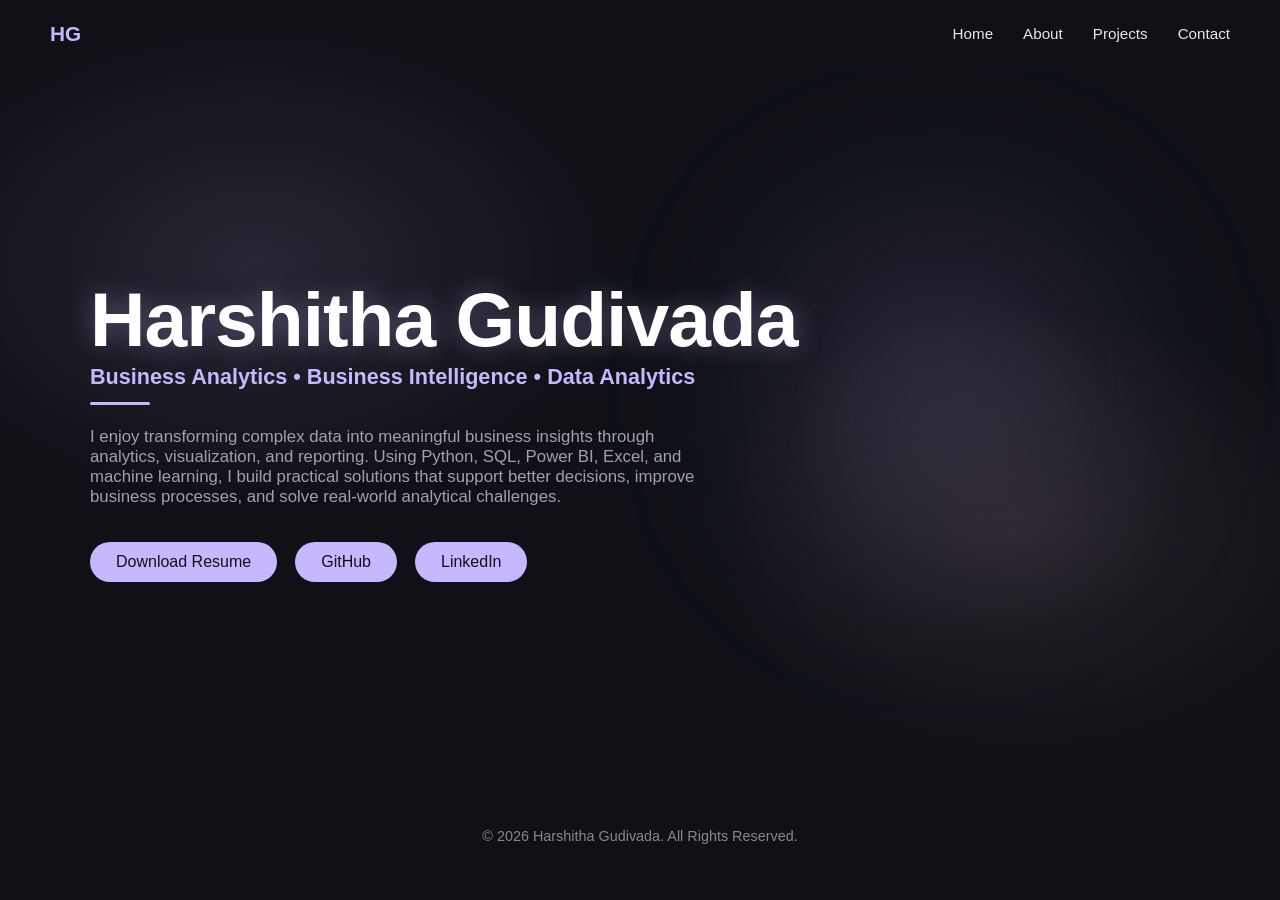
<file: index.html>
<!DOCTYPE html>
<html lang="en">

<head>
    <meta charset="UTF-8">
    <meta name="viewport" content="width=device-width, initial-scale=1.0">

    <title>Harshitha Gudivada | Portfolio</title> 
 
    <link rel="stylesheet" href="css/style.css"> 
</head>

<body>

    <!-- Navigation -->
    <nav class="navbar">

        <div class="logo">HG</div>

        <ul class="nav-links">
            <li><a href="index.html" class="active">Home</a></li>
            <li><a href="about.html">About</a></li>
            <li><a href="projects.html">Projects</a></li>
            <li><a href="contact.html">Contact</a></li>
        </ul>

    </nav>

    <!-- Hero Section -->
    <section class="hero">

        <h1>Harshitha Gudivada</h1>

        <h2>Business Analytics • Business Intelligence • Data Analytics</h2>

        <div class="accent-line"></div>

        <p>
            I enjoy transforming complex data into meaningful business insights through analytics,
            visualization, and reporting. Using Python, SQL, Power BI, Excel, and machine learning,
            I build practical solutions that support better decisions, improve business processes,
            and solve real-world analytical challenges.
        </p>

        <div class="hero-buttons">

            <a href="RESUMEMAIN.pdf" target="_blank" class="btn">
                Download Resume
            </a>

            <a href="https://github.com/harshithaaa71" target="_blank" class="btn">
                GitHub
            </a>

             <a href="https://www.linkedin.com/in/harshitha-gudivada-8935a4422/" target="_blank" class="btn">
                LinkedIn
            </a>

        </div> 

    </section>

    <!-- Footer -->
    <footer class="footer">
        <p>© 2026 Harshitha Gudivada. All Rights Reserved.</p>
    </footer>

</body>

</html>
</file>
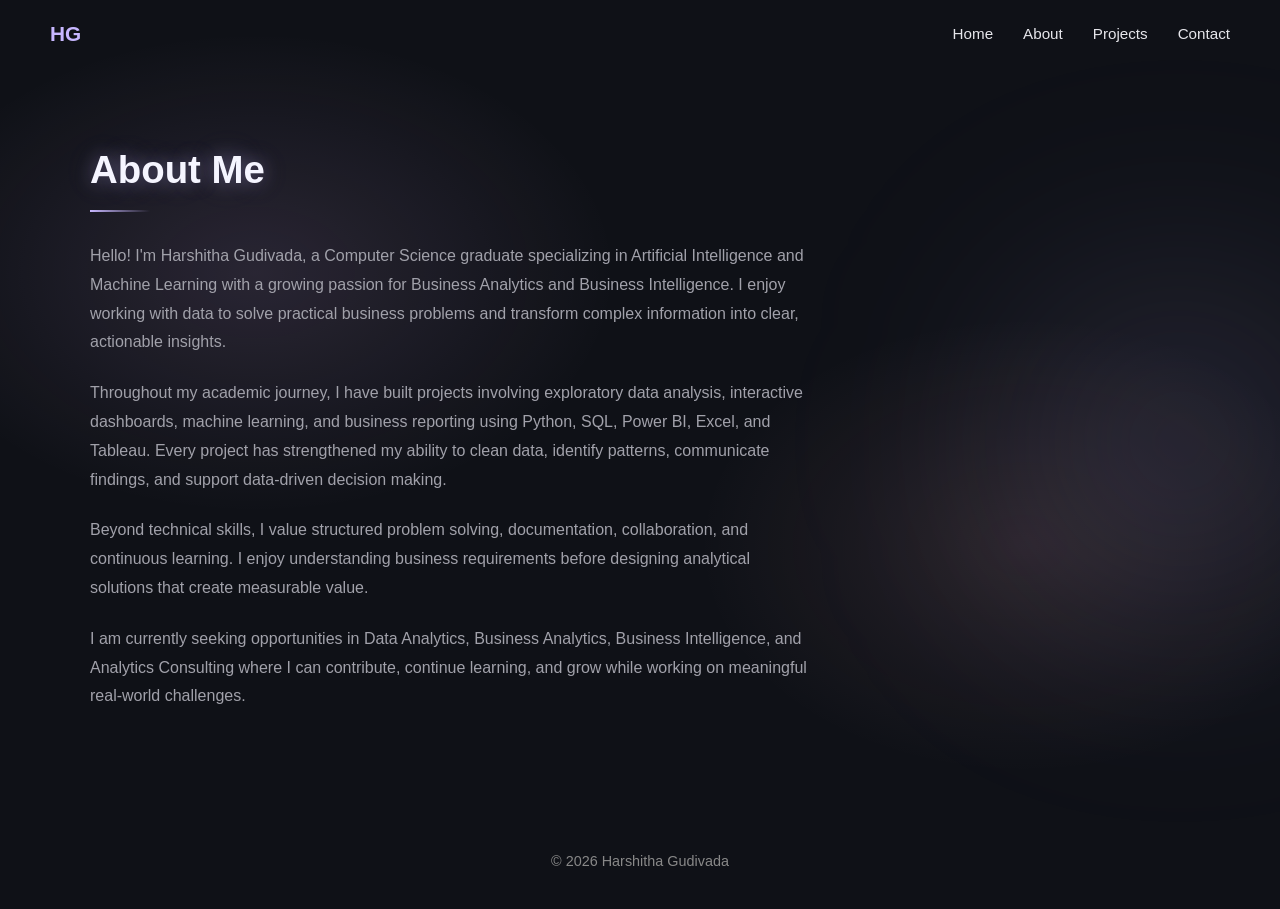
<file: about me.html>
<!DOCTYPE html>
<html lang="en">
<head>
    <meta charset="UTF-8">
    <meta name="viewport" content="width=device-width, initial-scale=1.0">
    <title>About | Harshitha Gudivada</title>
    <link rel="stylesheet" href="css/style.css">
</head>
 
<body>

    <!-- Navigation -->
    <nav class="navbar">
        <div class="logo">HG</div>

        <ul class="nav-links">
            <li><a href="index.html">Home</a></li>
            <li><a href="about.html" class="active">About</a></li>
            <li><a href="projects.html">Projects</a></li>
            <li><a href="contact.html">Contact</a></li>
        </ul>
    </nav>

    <!-- About -->
    <section class="about">

        <h1>About Me</h1>

        <div class="about-content">

            <p>
                Hello! I'm Harshitha Gudivada, a Computer Science graduate specializing in Artificial Intelligence and Machine Learning with a growing passion for Business Analytics and Business Intelligence. I enjoy working with data to solve practical business problems and transform complex information into clear, actionable insights.
            </p>

            <p>
                Throughout my academic journey, I have built projects involving exploratory data analysis, interactive dashboards, machine learning, and business reporting using Python, SQL, Power BI, Excel, and Tableau. Every project has strengthened my ability to clean data, identify patterns, communicate findings, and support data-driven decision making.
            </p>

            <p>
                Beyond technical skills, I value structured problem solving, documentation, collaboration, and continuous learning. I enjoy understanding business requirements before designing analytical solutions that create measurable value.
            </p>

            <p>
                I am currently seeking opportunities in Data Analytics, Business Analytics, Business Intelligence, and Analytics Consulting where I can contribute, continue learning, and grow while working on meaningful real-world challenges.
            </p>

        </div>

    </section>

    <footer class="footer">
        <p>© 2026 Harshitha Gudivada</p>
    </footer>

</body>
</html>
</file>
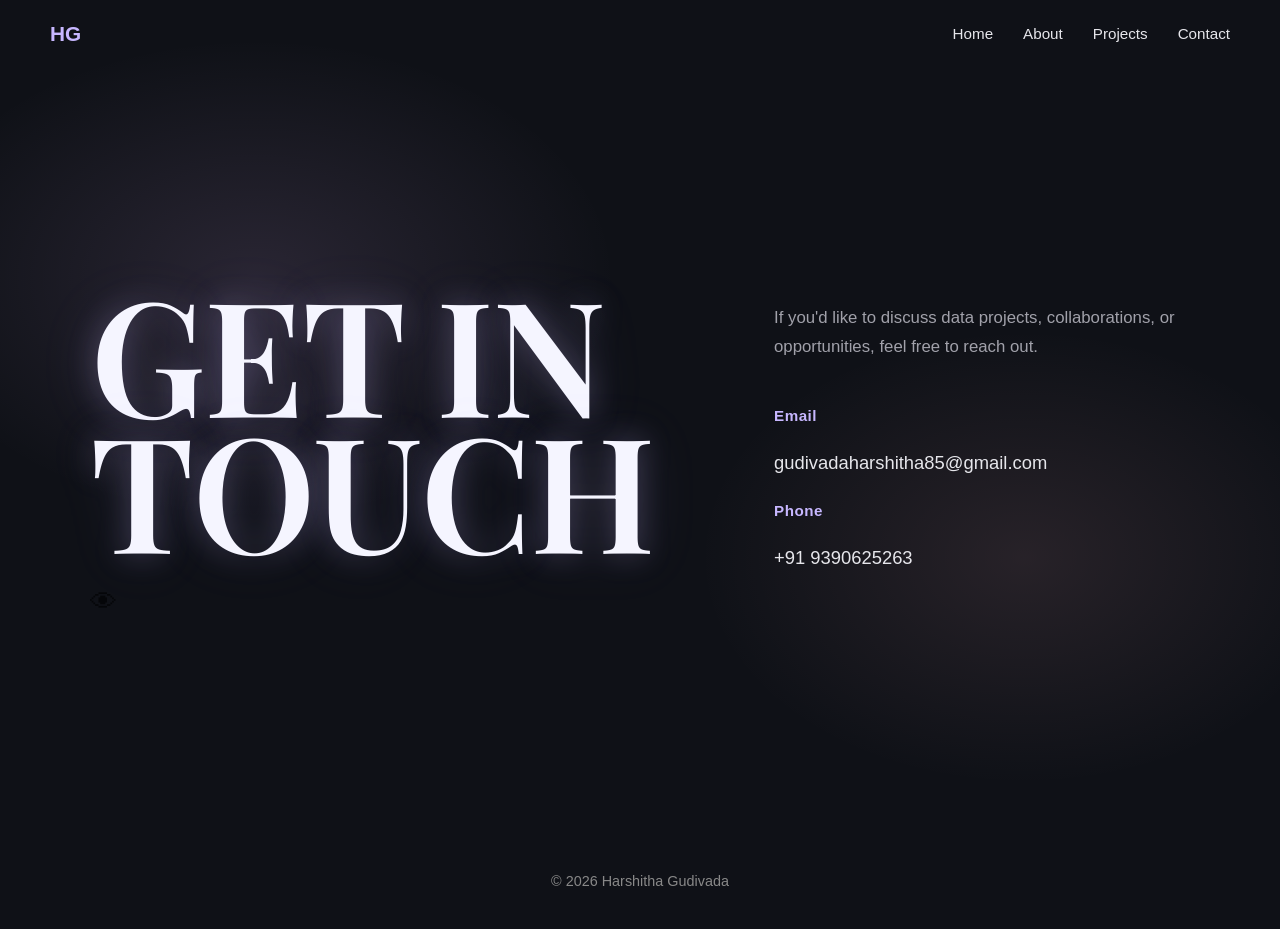
<file: contact.html>
<!DOCTYPE html>
<html lang="en">
<head>

<meta charset="UTF-8">
<meta name="viewport" content="width=device-width, initial-scale=1.0">

<title>Contact | Harshitha Gudivada</title>

<link rel="stylesheet" href="css/style.css">

<!-- Font for big heading -->
<link href="https://fonts.googleapis.com/css2?family=Playfair+Display:wght@600&display=swap" rel="stylesheet">

</head>

<body>


<!-- NAVBAR -->

<nav class="navbar">

<div class="logo">HG</div>

<ul class="nav-links">

<li><a href="index.html">Home</a></li>
<li><a href="about.html">About</a></li>
<li><a href="projects.html">Projects</a></li>
<li><a href="contact.html" class="active">Contact</a></li>

</ul>

</nav>



<!-- CONTACT SECTION -->

<section class="contact-section">

<div class="contact-container">


<!-- LEFT SIDE -->

<div class="contact-left">

<h1 class="contact-heading">
GET IN <br>
TOUCH
</h1>

<div class="contact-icon-eye">
👁
</div>

</div>



<!-- RIGHT SIDE -->

<div class="contact-right">

<p class="contact-description">

If you'd like to discuss data projects, collaborations, or opportunities,
feel free to reach out.

</p>


<div class="contact-details">

<p>
<strong>Email</strong><br>
gudivadaharshitha85@gmail.com
</p>

<p>
<strong>Phone</strong><br>
+91 9390625263
</p>

</div>

</div>


</div>

</section>



<!-- FOOTER -->

<footer class="footer">
<p>© 2026 Harshitha Gudivada</p>
</footer>


</body>
</html>
</file>
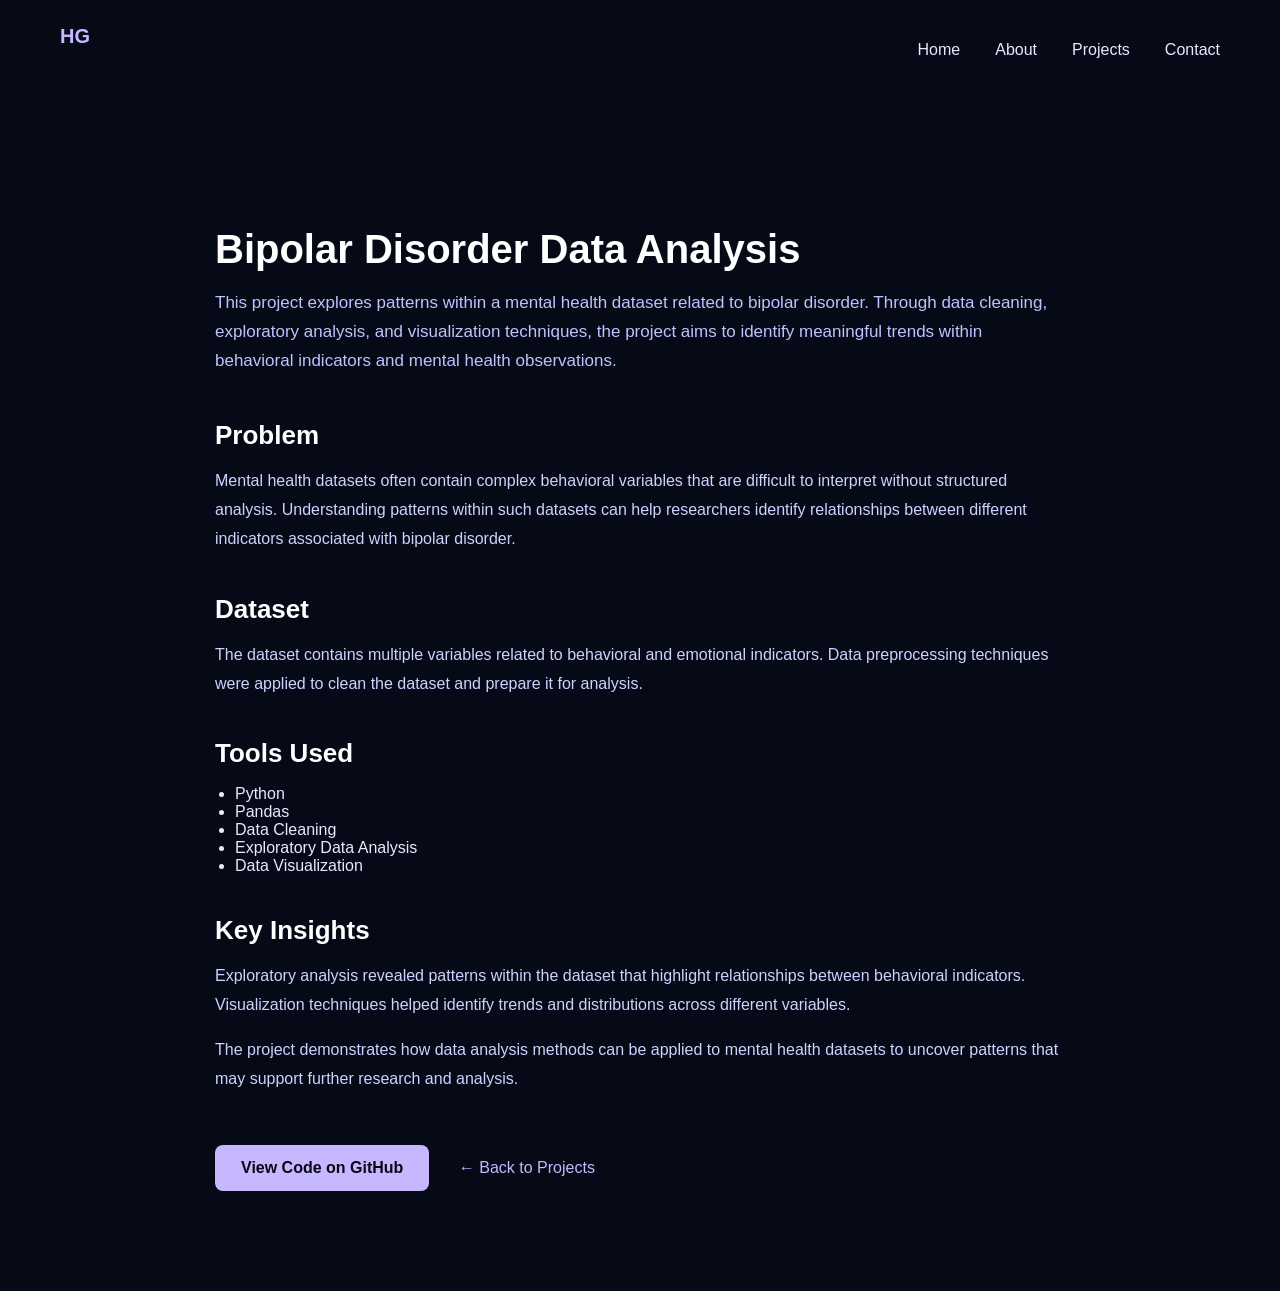
<file: project- bipolar-analysis.html>
<!DOCTYPE html>
<html lang="en">
<head>
<meta charset="UTF-8">
<meta name="viewport" content="width=device-width, initial-scale=1.0">

<title>Bipolar Disorder Data Analysis | Harshitha Gudivada</title>

<style>

body{
margin:0;
font-family:Inter, sans-serif;
background:#060a17;
color:#e8e9ff;
}

nav{
display:flex;
justify-content:space-between;
padding:25px 60px;
}

.logo{
color:#c7b7ff;
font-weight:700;
font-size:20px;
}

nav ul{
display:flex;
gap:35px;
list-style:none;
}

nav a{
text-decoration:none;
color:#e8e9ff;
}

.project-container{
max-width:850px;
margin:80px auto;
padding:20px;
}

.project-title{
font-size:40px;
margin-bottom:15px;
color:white;
}

.project-desc{
font-size:17px;
line-height:1.7;
color:#bfc2ff;
margin-bottom:45px;
}

.section-title{
font-size:26px;
margin-top:40px;
margin-bottom:10px;
color:white;
}

p{
line-height:1.8;
color:#cfd2ff;
}

ul{
padding-left:20px;
}

.github-btn{
display:inline-block;
margin-top:35px;
padding:14px 26px;
background:#c7b7ff;
color:#050816;
border-radius:8px;
text-decoration:none;
font-weight:600;
}

.back-link{
margin-left:25px;
color:#c7b7ff;
text-decoration:none;
}

</style>
</head>

<body>

<nav>
<div class="logo">HG</div>

<ul>
<li><a href="index.html">Home</a></li>
<li><a href="about.html">About</a></li>
<li><a href="projects.html">Projects</a></li>
<li><a href="contact.html">Contact</a></li>
</ul>
</nav>


<div class="project-container">

<h1 class="project-title">Bipolar Disorder Data Analysis</h1>

<p class="project-desc">
This project explores patterns within a mental health dataset related to
bipolar disorder. Through data cleaning, exploratory analysis, and
visualization techniques, the project aims to identify meaningful trends
within behavioral indicators and mental health observations.
</p>


<h2 class="section-title">Problem</h2>

<p>
Mental health datasets often contain complex behavioral variables that are
difficult to interpret without structured analysis. Understanding patterns
within such datasets can help researchers identify relationships between
different indicators associated with bipolar disorder.
</p>


<h2 class="section-title">Dataset</h2>

<p>
The dataset contains multiple variables related to behavioral and emotional
indicators. Data preprocessing techniques were applied to clean the dataset
and prepare it for analysis.
</p>


<h2 class="section-title">Tools Used</h2>

<ul>
<li>Python</li>
<li>Pandas</li>
<li>Data Cleaning</li>
<li>Exploratory Data Analysis</li>
<li>Data Visualization</li>
</ul>


<h2 class="section-title">Key Insights</h2>

<p>
Exploratory analysis revealed patterns within the dataset that highlight
relationships between behavioral indicators. Visualization techniques
helped identify trends and distributions across different variables.
</p>

<p>
The project demonstrates how data analysis methods can be applied to mental
health datasets to uncover patterns that may support further research and
analysis.
</p>


<a class="github-btn"
href="https://github.com/harshithaaa71"
target="_blank">
View Code on GitHub
</a>

<a class="back-link" href="projects.html">
← Back to Projects
</a>

</div>

</body>
</html>
</file>
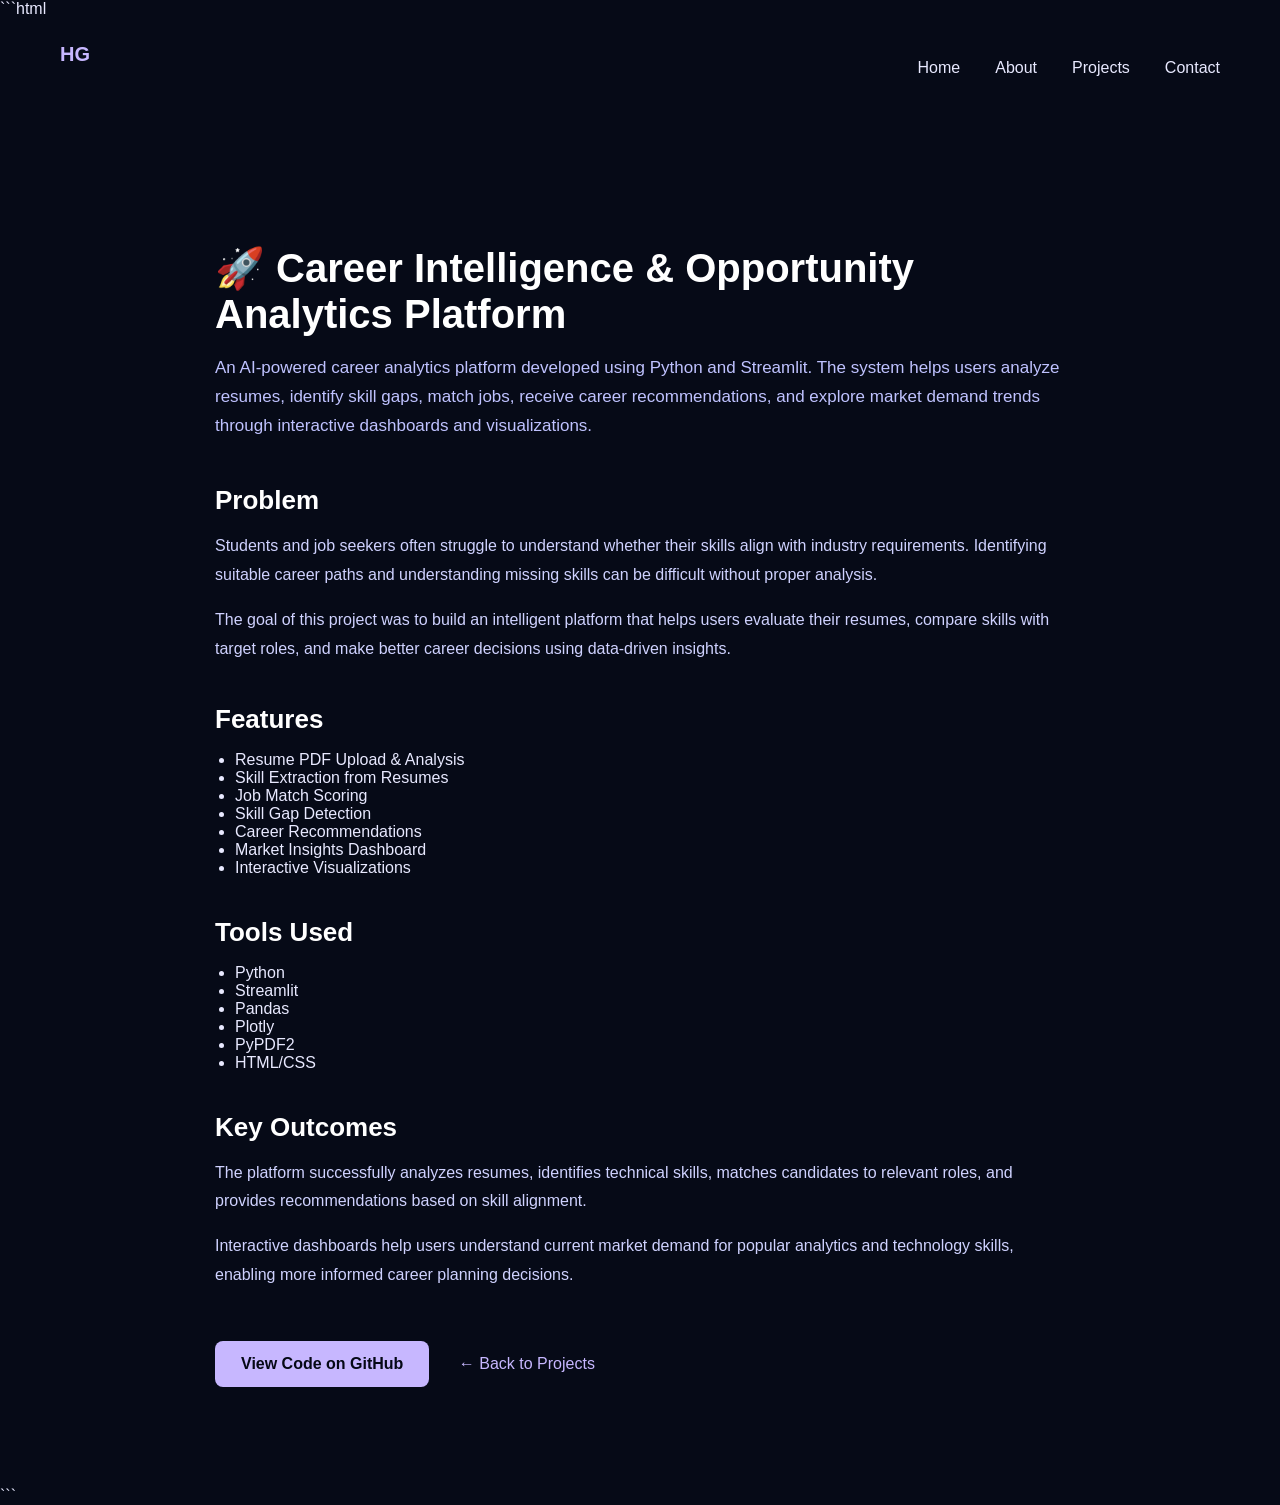
<file: project-career-intelligence.html>
```html
<!DOCTYPE html>
<html lang="en">
<head>
<meta charset="UTF-8">
<meta name="viewport" content="width=device-width, initial-scale=1.0">

<title>Career Intelligence Platform | Harshitha Gudivada</title>

<style>

body{
margin:0;
font-family:Inter, sans-serif;
background:#060a17;
color:#e8e9ff;
}

nav{
display:flex;
justify-content:space-between;
padding:25px 60px;
}

.logo{
color:#c7b7ff;
font-weight:700;
font-size:20px;
}

nav ul{
display:flex;
gap:35px;
list-style:none;
}

nav a{
text-decoration:none;
color:#e8e9ff;
}

.project-container{
max-width:850px;
margin:80px auto;
padding:20px;
}

.project-title{
font-size:40px;
margin-bottom:15px;
color:white;
}

.project-desc{
font-size:17px;
line-height:1.7;
color:#bfc2ff;
margin-bottom:45px;
}

.section-title{
font-size:26px;
margin-top:40px;
margin-bottom:10px;
color:white;
}

p{
line-height:1.8;
color:#cfd2ff;
}

ul{
padding-left:20px;
}

.github-btn{
display:inline-block;
margin-top:35px;
padding:14px 26px;
background:#c7b7ff;
color:#050816;
border-radius:8px;
text-decoration:none;
font-weight:600;
}

.back-link{
margin-left:25px;
color:#c7b7ff;
text-decoration:none;
}

</style>
</head>

<body>

<nav>
<div class="logo">HG</div>

<ul>
<li><a href="index.html">Home</a></li>
<li><a href="about.html">About</a></li>
<li><a href="projects.html">Projects</a></li>
<li><a href="contact.html">Contact</a></li>
</ul>
</nav>

<div class="project-container">

<h1 class="project-title">
🚀 Career Intelligence & Opportunity Analytics Platform
</h1>

<p class="project-desc">
An AI-powered career analytics platform developed using Python and Streamlit.
The system helps users analyze resumes, identify skill gaps, match jobs,
receive career recommendations, and explore market demand trends through
interactive dashboards and visualizations.
</p>

<h2 class="section-title">Problem</h2>

<p>
Students and job seekers often struggle to understand whether their skills
align with industry requirements. Identifying suitable career paths and
understanding missing skills can be difficult without proper analysis.
</p>

<p>
The goal of this project was to build an intelligent platform that helps
users evaluate their resumes, compare skills with target roles, and make
better career decisions using data-driven insights.
</p>

<h2 class="section-title">Features</h2>

<ul>
<li>Resume PDF Upload & Analysis</li>
<li>Skill Extraction from Resumes</li>
<li>Job Match Scoring</li>
<li>Skill Gap Detection</li>
<li>Career Recommendations</li>
<li>Market Insights Dashboard</li>
<li>Interactive Visualizations</li>
</ul>

<h2 class="section-title">Tools Used</h2>

<ul>
<li>Python</li>
<li>Streamlit</li>
<li>Pandas</li>
<li>Plotly</li>
<li>PyPDF2</li>
<li>HTML/CSS</li>
</ul>

<h2 class="section-title">Key Outcomes</h2>

<p>
The platform successfully analyzes resumes, identifies technical skills,
matches candidates to relevant roles, and provides recommendations based on
skill alignment.
</p>

<p>
Interactive dashboards help users understand current market demand for
popular analytics and technology skills, enabling more informed career
planning decisions.
</p>

<a class="github-btn"
href="https://github.com/harshithaaa71/Career-Intelligence-Platform"
target="_blank">
View Code on GitHub
</a>

<a class="back-link" href="projects.html">
← Back to Projects
</a>

</div>

</body>
</html>
```
</file>
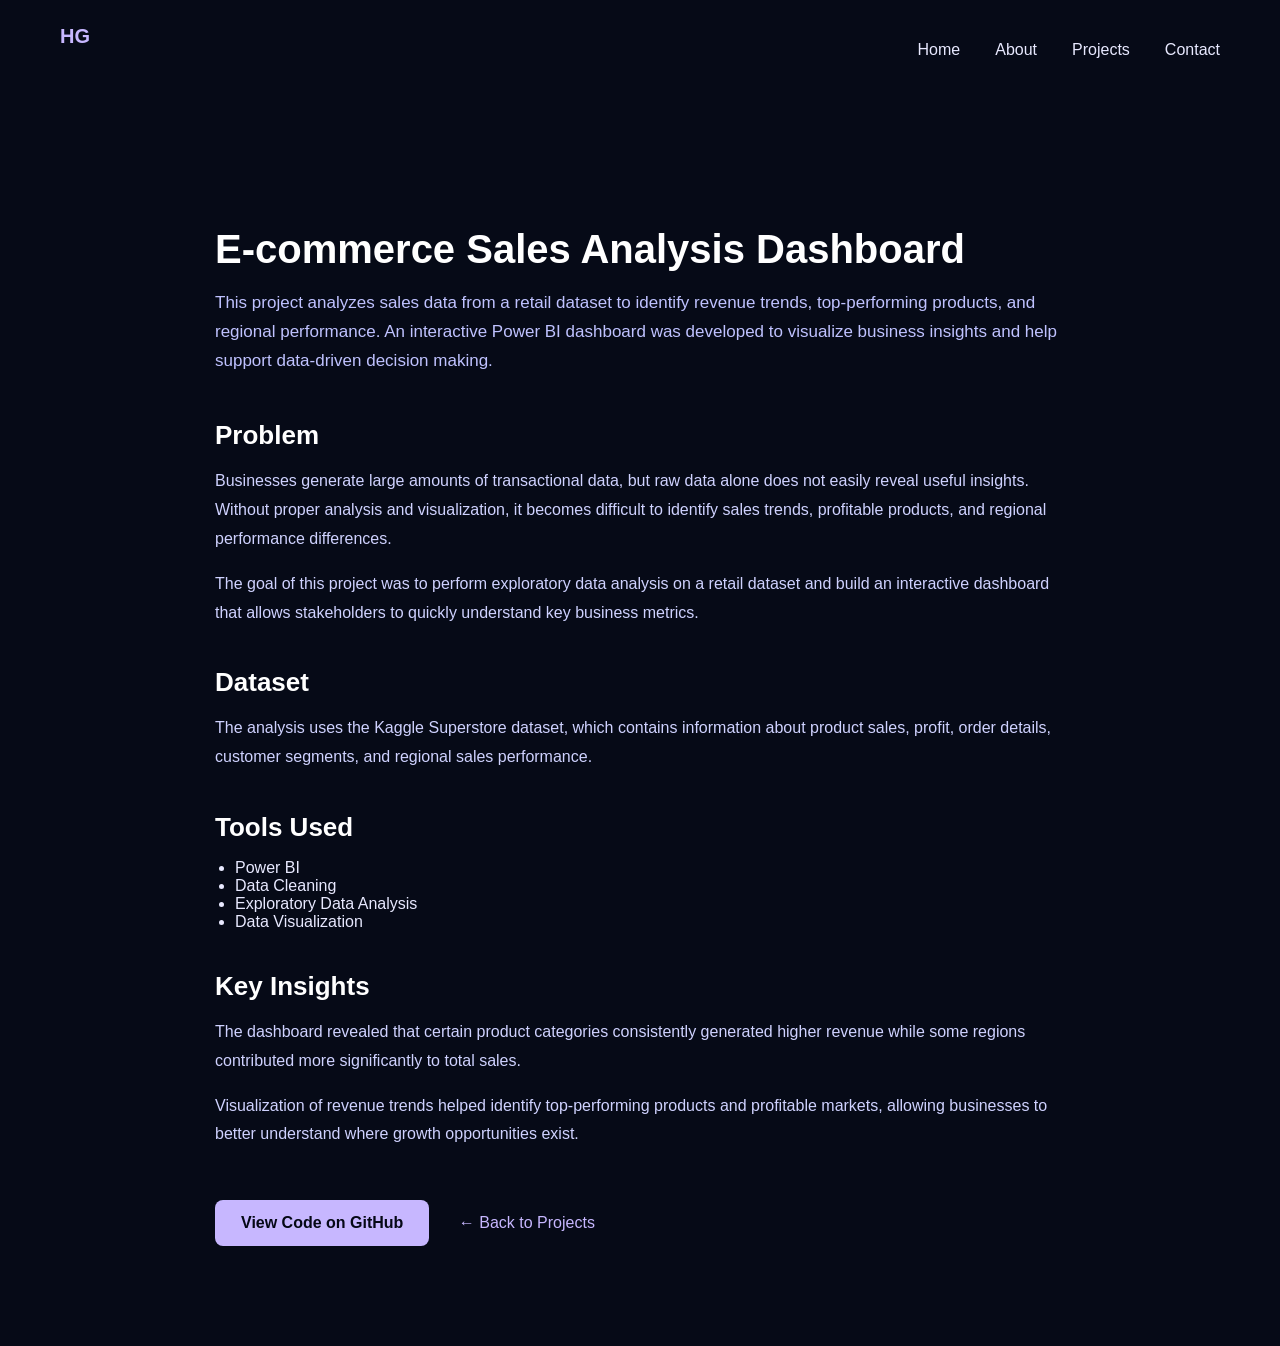
<file: project-ecommerce-dashboard.html>
<!DOCTYPE html>
<html lang="en">
<head>
<meta charset="UTF-8">
<meta name="viewport" content="width=device-width, initial-scale=1.0">

<title>E-commerce Sales Dashboard | Harshitha Gudivada</title>

<style>

body{
margin:0;
font-family:Inter, sans-serif;
background:#060a17;
color:#e8e9ff;
}

nav{
display:flex;
justify-content:space-between;
padding:25px 60px;
}

.logo{
color:#c7b7ff;
font-weight:700;
font-size:20px;
}

nav ul{
display:flex;
gap:35px;
list-style:none;
}

nav a{
text-decoration:none;
color:#e8e9ff;
}

.project-container{
max-width:850px;
margin:80px auto;
padding:20px;
}

.project-title{
font-size:40px;
margin-bottom:15px;
color:white;
}

.project-desc{
font-size:17px;
line-height:1.7;
color:#bfc2ff;
margin-bottom:45px;
}

.section-title{
font-size:26px;
margin-top:40px;
margin-bottom:10px;
color:white;
}

p{
line-height:1.8;
color:#cfd2ff;
}

ul{
padding-left:20px;
}

.github-btn{
display:inline-block;
margin-top:35px;
padding:14px 26px;
background:#c7b7ff;
color:#050816;
border-radius:8px;
text-decoration:none;
font-weight:600;
}

.back-link{
margin-left:25px;
color:#c7b7ff;
text-decoration:none;
}

</style>
</head>

<body>

<nav>
<div class="logo">HG</div>

<ul>
<li><a href="index.html">Home</a></li>
<li><a href="about.html">About</a></li>
<li><a href="projects.html">Projects</a></li>
<li><a href="contact.html">Contact</a></li>
</ul>
</nav>


<div class="project-container">

<h1 class="project-title">E-commerce Sales Analysis Dashboard</h1>

<p class="project-desc">
This project analyzes sales data from a retail dataset to identify revenue
trends, top-performing products, and regional performance. An interactive
Power BI dashboard was developed to visualize business insights and help
support data-driven decision making.
</p>


<h2 class="section-title">Problem</h2>

<p>
Businesses generate large amounts of transactional data, but raw data alone
does not easily reveal useful insights. Without proper analysis and
visualization, it becomes difficult to identify sales trends, profitable
products, and regional performance differences.
</p>

<p>
The goal of this project was to perform exploratory data analysis on a retail
dataset and build an interactive dashboard that allows stakeholders to
quickly understand key business metrics.
</p>


<h2 class="section-title">Dataset</h2>

<p>
The analysis uses the Kaggle Superstore dataset, which contains information
about product sales, profit, order details, customer segments, and regional
sales performance.
</p>


<h2 class="section-title">Tools Used</h2>

<ul>
<li>Power BI</li>
<li>Data Cleaning</li>
<li>Exploratory Data Analysis</li>
<li>Data Visualization</li>
</ul>


<h2 class="section-title">Key Insights</h2>

<p>
The dashboard revealed that certain product categories consistently
generated higher revenue while some regions contributed more significantly
to total sales.
</p>

<p>
Visualization of revenue trends helped identify top-performing products
and profitable markets, allowing businesses to better understand where
growth opportunities exist.
</p>


<a class="github-btn"
href="https://github.com/harshithaaa71"
target="_blank">
View Code on GitHub
</a>

<a class="back-link" href="projects.html">
← Back to Projects
</a>

</div>

</body>
</html>
</file>
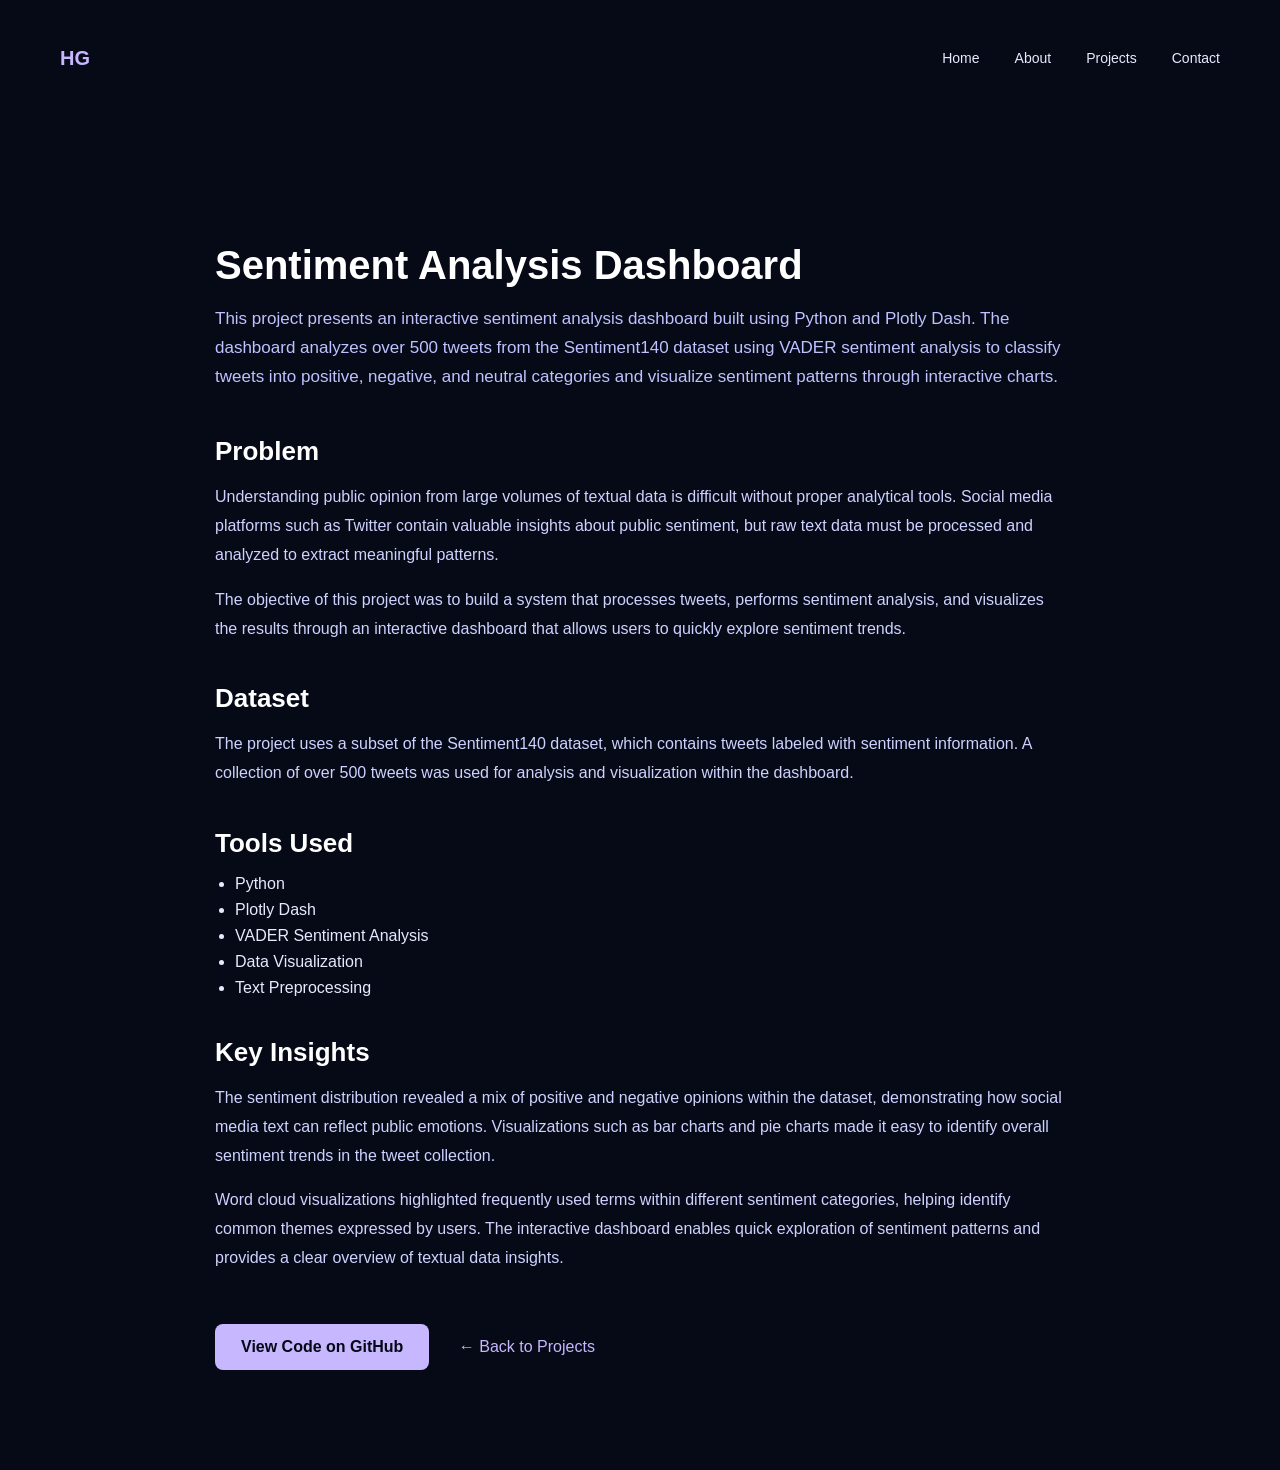
<file: project-sentiment-dashboard.html>
<!DOCTYPE html>
<html lang="en">
<head>
<meta charset="UTF-8">
<meta name="viewport" content="width=device-width, initial-scale=1.0">

<title>Sentiment Analysis Dashboard | Harshitha Gudivada</title>

<style>

body{
    margin:0;
    font-family: "Inter", sans-serif;
    background:#060a17;
    color:#e8e9ff;
}

/* NAVBAR */

nav{
    display:flex;
    justify-content:space-between;
    align-items:center;
    padding:25px 60px;
}

.logo{
    color:#c7b7ff;
    font-weight:700;
    font-size:20px;
}

nav ul{
    display:flex;
    gap:35px;
    list-style:none;
}

nav a{
    text-decoration:none;
    color:#e8e9ff;
    font-size:14px;
}

nav a:hover{
    color:#c7b7ff;
}


/* PAGE LAYOUT */

.project-container{
    max-width:850px;
    margin:80px auto;
    padding:20px;
}

/* TITLE */

.project-title{
    font-size:40px;
    margin-bottom:15px;
    color:#ffffff;
}

.project-desc{
    font-size:17px;
    line-height:1.7;
    color:#bfc2ff;
    margin-bottom:45px;
}



/* SECTION TITLES */

.section-title{
    font-size:26px;
    margin-top:40px;
    margin-bottom:10px;
    color:white;
}

/* PARAGRAPHS */

p{
    line-height:1.8;
    color:#cfd2ff;
}

/* LIST */

ul{
    padding-left:20px;
}

li{
    margin:8px 0;
}

/* BUTTONS */

.github-btn{
    display:inline-block;
    margin-top:35px;
    padding:14px 26px;
    background:#c7b7ff;
    color:#050816;
    border-radius:8px;
    text-decoration:none;
    font-weight:600;
}

.github-btn:hover{
    opacity:0.85;
}

.back-link{
    display:inline-block;
    margin-left:25px;
    color:#c7b7ff;
    text-decoration:none;
}

.back-link:hover{
    text-decoration:underline;
}

</style>
</head>

<body>

<!-- NAVBAR -->

<nav>
<div class="logo">HG</div>

<ul>
<li><a href="index.html">Home</a></li>
<li><a href="about.html">About</a></li>
<li><a href="projects.html">Projects</a></li>
<li><a href="contact.html">Contact</a></li>
</ul>

</nav>


<!-- PAGE CONTENT -->

<div class="project-container">

<h1 class="project-title">Sentiment Analysis Dashboard</h1>

<p class="project-desc">
This project presents an interactive sentiment analysis dashboard built using
Python and Plotly Dash. The dashboard analyzes over 500 tweets from the
Sentiment140 dataset using VADER sentiment analysis to classify tweets
into positive, negative, and neutral categories and visualize sentiment
patterns through interactive charts.
</p>


<h2 class="section-title">Problem</h2>

<p>
Understanding public opinion from large volumes of textual data is difficult
without proper analytical tools. Social media platforms such as Twitter
contain valuable insights about public sentiment, but raw text data must be
processed and analyzed to extract meaningful patterns.
</p>

<p>
The objective of this project was to build a system that processes tweets,
performs sentiment analysis, and visualizes the results through an
interactive dashboard that allows users to quickly explore sentiment trends.
</p>


<h2 class="section-title">Dataset</h2>

<p>
The project uses a subset of the Sentiment140 dataset, which contains tweets
labeled with sentiment information. A collection of over 500 tweets was used
for analysis and visualization within the dashboard.
</p>


<h2 class="section-title">Tools Used</h2>

<ul>
<li>Python</li>
<li>Plotly Dash</li>
<li>VADER Sentiment Analysis</li>
<li>Data Visualization</li>
<li>Text Preprocessing</li>
</ul>


<h2 class="section-title">Key Insights</h2>

<p>
The sentiment distribution revealed a mix of positive and negative opinions
within the dataset, demonstrating how social media text can reflect public
emotions. Visualizations such as bar charts and pie charts made it easy to
identify overall sentiment trends in the tweet collection.
</p>

<p>
Word cloud visualizations highlighted frequently used terms within different
sentiment categories, helping identify common themes expressed by users.
The interactive dashboard enables quick exploration of sentiment patterns
and provides a clear overview of textual data insights.
</p>


<!-- BUTTONS -->

<a class="github-btn"
href="https://github.com/harshithaaa71"
target="_blank">
View Code on GitHub
</a>

<a class="back-link" href="projects.html">
← Back to Projects
</a>

</div>

</body>
</html>
</file>
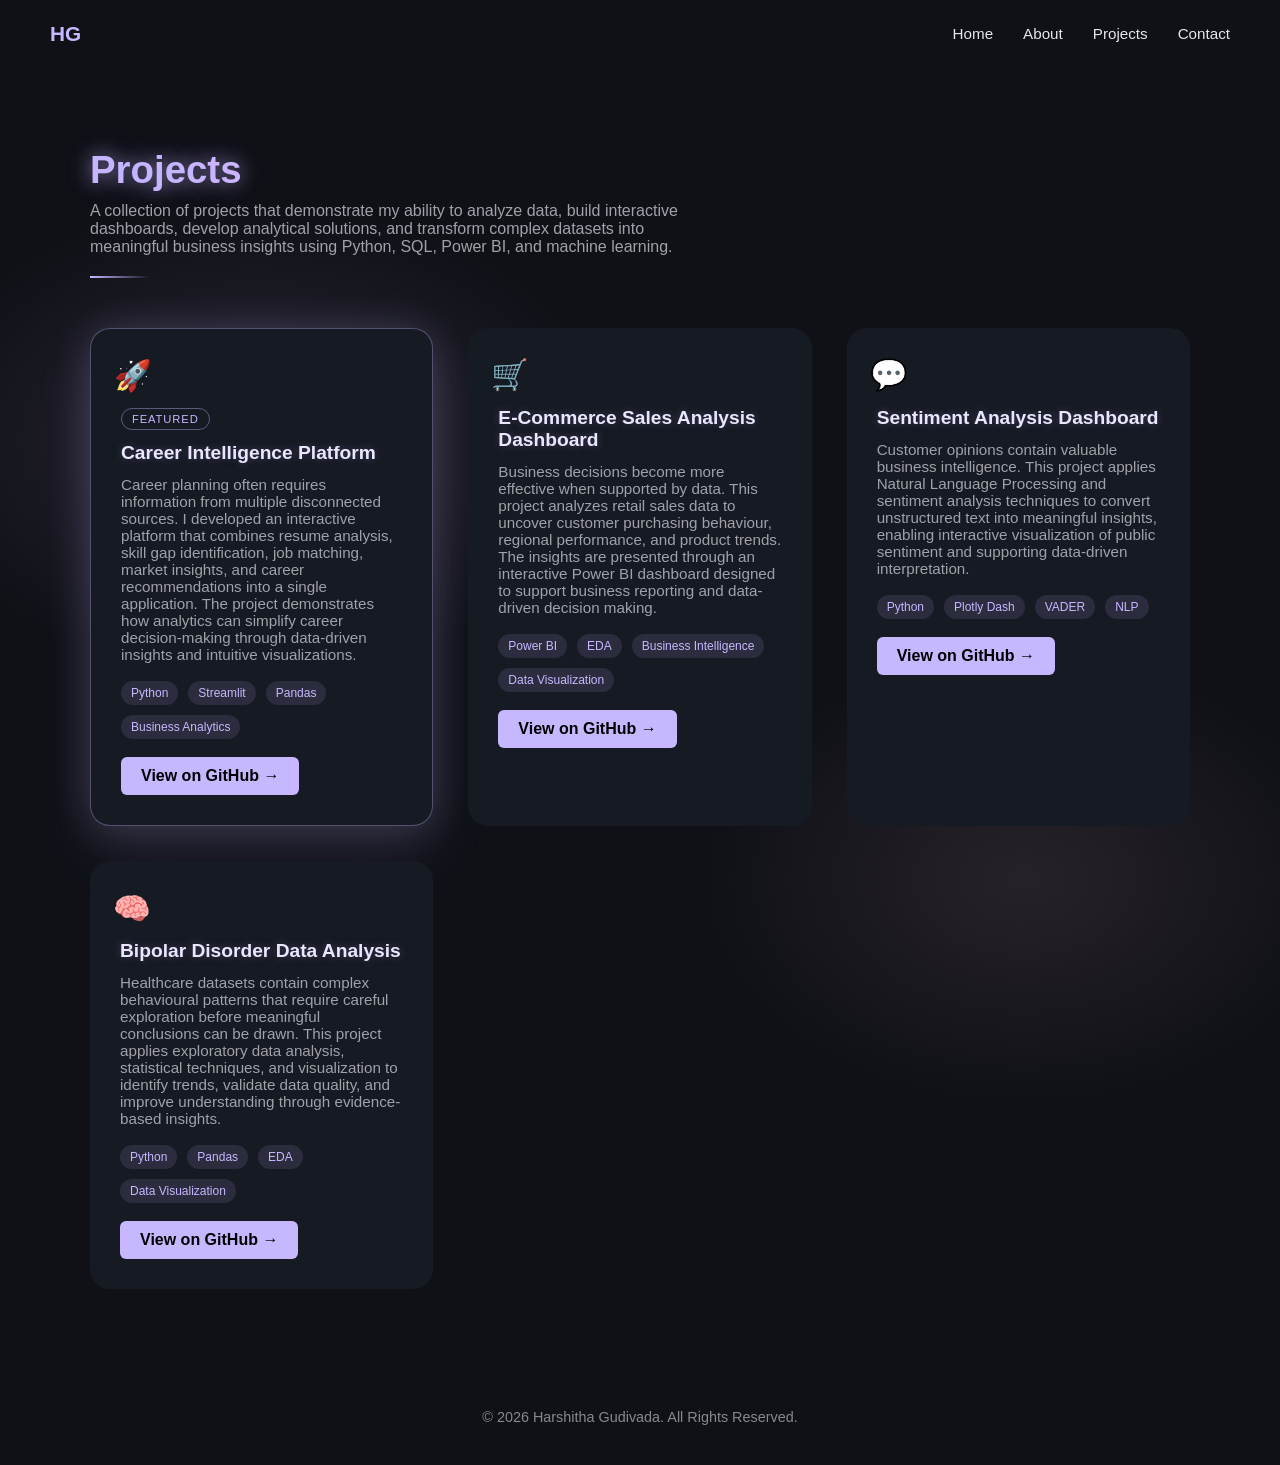
<file: projects.html>
<!DOCTYPE html>
<html lang="en">

<head>
    <meta charset="UTF-8">
    <meta name="viewport" content="width=device-width, initial-scale=1.0">

    <title>Projects | Harshitha Gudivada</title> 

    <link rel="stylesheet" href="css/style.css"> 
</head>

<body>

    <!-- Navigation -->
    <nav class="navbar">

        <div class="logo">HG</div>

        <ul class="nav-links">
            <li><a href="index.html">Home</a></li>
            <li><a href="about.html">About</a></li>
            <li><a href="projects.html" class="active">Projects</a></li>
            <li><a href="contact.html">Contact</a></li>
        </ul>

    </nav>


    <!-- Projects Section -->

    <section class="projects">

        <h1 class="gradient-heading">Projects</h1>

        <p class="projects-intro">
            A collection of projects that demonstrate my ability to analyze data, build interactive dashboards,
            develop analytical solutions, and transform complex datasets into meaningful business insights using
            Python, SQL, Power BI, and machine learning.
        </p>


        <div class="projects-grid">

            <!-- Project 1 -->

            <div class="project-card featured">

                <div class="project-icon">🚀</div>

                <span class="featured-badge">FEATURED</span>

                <h3>
                    <a href="project-career-intelligence.html">
                        Career Intelligence Platform
                    </a>
                </h3>

                <p>
                    Career planning often requires information from multiple disconnected sources. I developed an
                    interactive platform that combines resume analysis, skill gap identification, job matching,
                    market insights, and career recommendations into a single application. The project demonstrates
                    how analytics can simplify career decision-making through data-driven insights and intuitive
                    visualizations.
                </p>

                <div class="tech-stack">
                    <span>Python</span>
                    <span>Streamlit</span>
                    <span>Pandas</span>
                    <span>Business Analytics</span>
                </div>

                <a href="https://github.com/harshithaaa71/Career-Intelligence-Platform"
                    target="_blank"
                    class="project-btn">
                    View on GitHub →
                </a>

            </div>



            <!-- Project 2 -->

            <div class="project-card">

                <div class="project-icon">🛒</div>

                <h3>
                    <a href="project-ecommerce-dashboard.html">
                        E-Commerce Sales Analysis Dashboard
                    </a>
                </h3>

                <p>
                    Business decisions become more effective when supported by data. This project analyzes retail
                    sales data to uncover customer purchasing behaviour, regional performance, and product trends.
                    The insights are presented through an interactive Power BI dashboard designed to support business
                    reporting and data-driven decision making.
                </p>

                <div class="tech-stack">
                    <span>Power BI</span>
                    <span>EDA</span>
                    <span>Business Intelligence</span>
                    <span>Data Visualization</span>
                </div>

                <a href="YOUR_ECOMMERCE_GITHUB_LINK"
                    target="_blank"
                    class="project-btn">
                    View on GitHub →
                </a>

            </div>



            <!-- Project 3 -->

            <div class="project-card">

                <div class="project-icon">💬</div>

                <h3>
                    <a href="project-sentiment-dashboard.html">
                        Sentiment Analysis Dashboard
                    </a>
                </h3>

                <p>
                    Customer opinions contain valuable business intelligence. This project applies Natural Language
                    Processing and sentiment analysis techniques to convert unstructured text into meaningful insights,
                    enabling interactive visualization of public sentiment and supporting data-driven interpretation.
                </p>

                <div class="tech-stack">
                    <span>Python</span>
                    <span>Plotly Dash</span>
                    <span>VADER</span>
                    <span>NLP</span>
                </div>

                <a href="YOUR_SENTIMENT_GITHUB_LINK"
                    target="_blank"
                    class="project-btn">
                    View on GitHub →
                </a>

            </div>



            <!-- Project 4 -->

            <div class="project-card">

                <div class="project-icon">🧠</div>

                <h3>
                    <a href="project-bipolar-analysis.html">
                        Bipolar Disorder Data Analysis
                    </a>
                </h3>

                <p>
                    Healthcare datasets contain complex behavioural patterns that require careful exploration before
                    meaningful conclusions can be drawn. This project applies exploratory data analysis, statistical
                    techniques, and visualization to identify trends, validate data quality, and improve understanding
                    through evidence-based insights.
                </p>

                <div class="tech-stack">
                    <span>Python</span>
                    <span>Pandas</span>
                    <span>EDA</span>
                    <span>Data Visualization</span>
                </div>

                <a href="YOUR_BIPOLAR_GITHUB_LINK"
                    target="_blank"
                    class="project-btn">
                    View on GitHub →
                </a>

            </div>

        </div>

    </section>


    <!-- Footer -->

    <footer class="footer">
        <p>© 2026 Harshitha Gudivada. All Rights Reserved.</p>
    </footer>

</body>

</html>
</file>
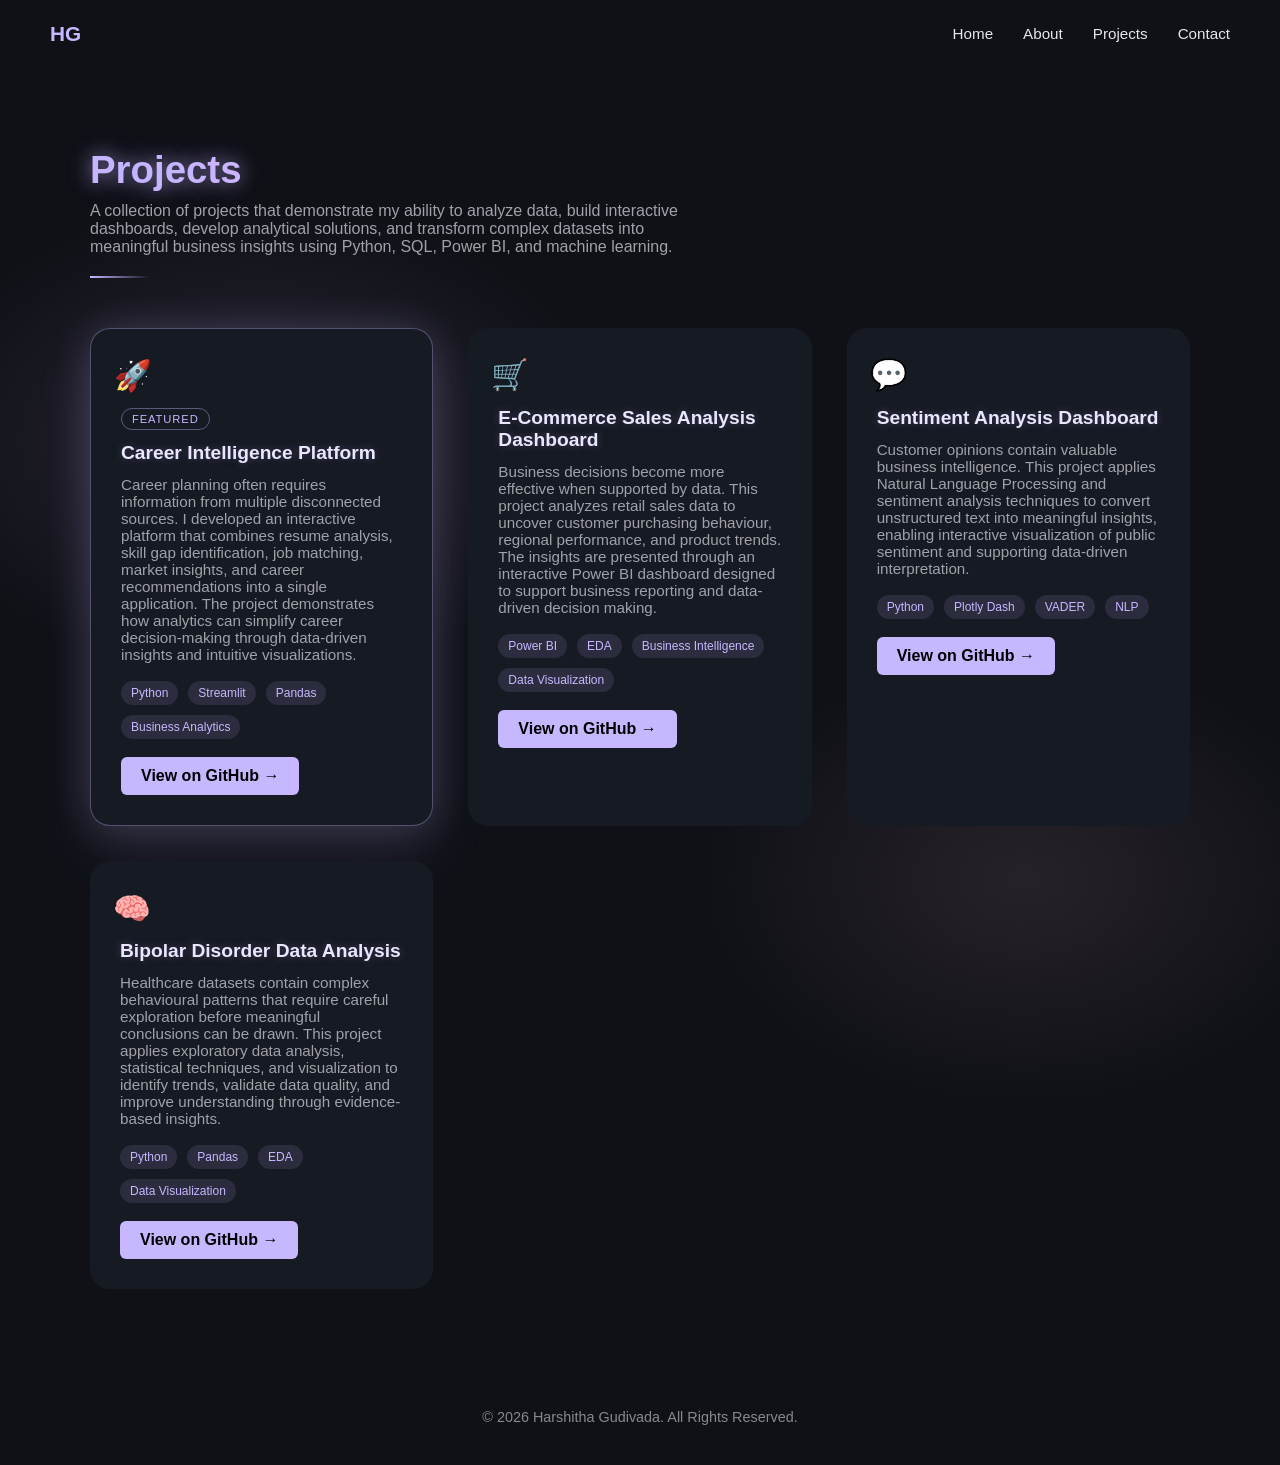
<file: projectss.html>
<!DOCTYPE html>
<html lang="en">

<head>
    <meta charset="UTF-8">
    <meta name="viewport" content="width=device-width, initial-scale=1.0">

    <title>Projects | Harshitha Gudivada</title>

    <link rel="stylesheet" href="css/style.css"> 
</head>

<body>

    <!-- Navigation -->
    <nav class="navbar">

        <div class="logo">HG</div>

        <ul class="nav-links">
            <li><a href="index.html">Home</a></li>
            <li><a href="about.html">About</a></li>
            <li><a href="projects.html" class="active">Projects</a></li>
            <li><a href="contact.html">Contact</a></li>
        </ul>

    </nav>


    <!-- Projects Section -->

    <section class="projects">

        <h1 class="gradient-heading">Projects</h1>

        <p class="projects-intro">
            A collection of projects that demonstrate my ability to analyze data, build interactive dashboards,
            develop analytical solutions, and transform complex datasets into meaningful business insights using
            Python, SQL, Power BI, and machine learning.
        </p>


        <div class="projects-grid">

            <!-- Project 1 -->

            <div class="project-card featured">

                <div class="project-icon">🚀</div>

                <span class="featured-badge">FEATURED</span>

                <h3>
                    <a href="project-career-intelligence.html">
                        Career Intelligence Platform
                    </a>
                </h3>

                <p>
                    Career planning often requires information from multiple disconnected sources. I developed an
                    interactive platform that combines resume analysis, skill gap identification, job matching,
                    market insights, and career recommendations into a single application. The project demonstrates
                    how analytics can simplify career decision-making through data-driven insights and intuitive
                    visualizations.
                </p>

                <div class="tech-stack">
                    <span>Python</span>
                    <span>Streamlit</span>
                    <span>Pandas</span>
                    <span>Business Analytics</span>
                </div>

                <a href="https://github.com/harshithaaa71/Career-Intelligence-Platform"
                    target="_blank"
                    class="project-btn">
                    View on GitHub →
                </a>

            </div>



            <!-- Project 2 -->

            <div class="project-card">

                <div class="project-icon">🛒</div>

                <h3>
                    <a href="project-ecommerce-dashboard.html">
                        E-Commerce Sales Analysis Dashboard
                    </a>
                </h3>

                <p>
                    Business decisions become more effective when supported by data. This project analyzes retail
                    sales data to uncover customer purchasing behaviour, regional performance, and product trends.
                    The insights are presented through an interactive Power BI dashboard designed to support business
                    reporting and data-driven decision making.
                </p>

                <div class="tech-stack">
                    <span>Power BI</span>
                    <span>EDA</span>
                    <span>Business Intelligence</span>
                    <span>Data Visualization</span>
                </div>

                <a href="YOUR_ECOMMERCE_GITHUB_LINK"
                    target="_blank"
                    class="project-btn">
                    View on GitHub →
                </a>

            </div>



            <!-- Project 3 -->

            <div class="project-card">

                <div class="project-icon">💬</div>

                <h3>
                    <a href="project-sentiment-dashboard.html">
                        Sentiment Analysis Dashboard
                    </a>
                </h3>

                <p>
                    Customer opinions contain valuable business intelligence. This project applies Natural Language
                    Processing and sentiment analysis techniques to convert unstructured text into meaningful insights,
                    enabling interactive visualization of public sentiment and supporting data-driven interpretation.
                </p>

                <div class="tech-stack">
                    <span>Python</span>
                    <span>Plotly Dash</span>
                    <span>VADER</span>
                    <span>NLP</span>
                </div>

                <a href="YOUR_SENTIMENT_GITHUB_LINK"
                    target="_blank"
                    class="project-btn">
                    View on GitHub →
                </a>

            </div>



            <!-- Project 4 -->

            <div class="project-card">

                <div class="project-icon">🧠</div>

                <h3>
                    <a href="project-bipolar-analysis.html">
                        Bipolar Disorder Data Analysis
                    </a>
                </h3>

                <p>
                    Healthcare datasets contain complex behavioural patterns that require careful exploration before
                    meaningful conclusions can be drawn. This project applies exploratory data analysis, statistical
                    techniques, and visualization to identify trends, validate data quality, and improve understanding
                    through evidence-based insights.
                </p>

                <div class="tech-stack">
                    <span>Python</span>
                    <span>Pandas</span>
                    <span>EDA</span>
                    <span>Data Visualization</span>
                </div>

                <a href="YOUR_BIPOLAR_GITHUB_LINK"
                    target="_blank"
                    class="project-btn">
                    View on GitHub →
                </a>

            </div>

        </div>

    </section>


    <!-- Footer -->

    <footer class="footer">
        <p>© 2026 Harshitha Gudivada. All Rights Reserved.</p>
    </footer>

</body>

</html>
</file>
<file: css/style.css>
html, body {
  min-height: 100%;
  background:
    radial-gradient(
      600px 400px at 20% 30%,
      rgba(230, 184, 255, 0.12),
      transparent 60%
    ),
    radial-gradient(
      500px 350px at 80% 60%,
      rgba(255, 182, 193, 0.10),
      transparent 65%
    ),
    #0f1117 !important;

  margin: 0;
}
/* Base Reset */
* {
  margin: 0;
  padding: 0;
  box-sizing: border-box;
  font-family: 'Segoe UI', sans-serif;
}

/* Body */
body {
  body {
  min-height: 100vh;
  background:
    radial-gradient(
      600px 400px at 20% 30%,
      rgba(230, 184, 255, 0.12),
      transparent 60%
    ),
    radial-gradient(
      500px 350px at 80% 60%,
      rgba(255, 182, 193, 0.10),
      transparent 65%
    ),
    #0f1117 !important;

  color: #e6e6eb;
  line-height: 1.6;
}

}

/* Navbar */
.navbar {
  display: flex;
  justify-content: space-between;
  align-items: center;
  padding: 22px 50px;
}

.logo {
  font-size: 1.3rem;
  font-weight: 600;
  color: #c7b7ff;
}

.nav-links {
  list-style: none;
  display: flex;
  gap: 30px;
}

.nav-links a {
  text-decoration: none;
  color: #e6e6eb;
  font-size: 0.95rem;
  transition: color 0.3s ease;
}

.nav-links a:hover {
  color: #c7b7ff;
}

/* Hero Section */
.hero {
  position: relative;
  min-height: 80vh;
  display: flex;
  flex-direction: column;
  justify-content: center;
  padding: 70px 90px;
  overflow: hidden;
}

/* Lavender Glow */
.hero::before {
  content: "";
  position: absolute;
  width: 420px;
  height: 420px;
  background: radial-gradient(circle, rgba(199,183,255,0.25), transparent 70%);
  top: 15%;
  right: 10%;
  filter: blur(90px);
  z-index: 0;
}

/* Ensure content stays above glow */
.hero * {
  position: relative;
  z-index: 1;
}

/* Typography */
.hero h1 {
  font-size: 4.8rem;
  font-weight: 700;
  letter-spacing: -1px;
  color: #ffffff;
}

.hero h1 {
  font-size: 4.8rem;
  font-weight: 700;
  color: #ffffff;
  text-shadow: 0 0 25px rgba(199,183,255,0.35);
}




.hero h2 {
  font-size: 1.35rem;
  color: #c7b7ff;
  margin-bottom: 12px;
}

/* Accent Line */
.accent-line {
  width: 60px;
  height: 3px;
  background: #c7b7ff;
  border-radius: 10px;
  margin-bottom: 22px;
}

/* Paragraph */
.hero p {
  max-width: 620px;
  font-size: 1.05rem;
  color: #a1a1aa;
  margin-bottom: 35px;
}

/* Buttons */
.hero-buttons {
  display: flex;
  gap: 18px;
}

.btn {
  padding: 11px 26px;
  background-color: #c7b7ff;
  color: #0f1117;
  border-radius: 28px;
  text-decoration: none;
  font-weight: 500;
  transition: transform 0.3s ease, box-shadow 0.3s ease;
}

.btn:hover {
  transform: translateY(-3px);
  box-shadow: 0 12px 30px rgba(199, 183, 255, 0.35);
}

.btn.outline {
  background: transparent;
  color: #c7b7ff;
  border: 1px solid #c7b7ff;
}

/* Fade-in Animation */
@keyframes fadeUp {
  from {
    opacity: 0;
    transform: translateY(12px);
  }
  to {
    opacity: 1;
    transform: translateY(0);
  }
}

.hero h1,
.hero h2,
.accent-line,
.hero p,
.hero-buttons {
  animation: fadeUp 1.6s ease forwards;
}


/* Projects Section */


.projects {
  padding: 80px 90px;
  background: transparent;
  position: relative;
}

.projects::before {
  content: "";
  position: absolute;
  inset: 0;
  background: radial-gradient(
    400px 300px at 30% 20%,
    rgba(255, 182, 193, 0.08),
    transparent 60%
  );
  z-index: -1;
  pointer-events: none;
}

.projects h1 {
  font-size: 2.4rem;
  margin-bottom: 10px;
  color: #e9e9f6;
  text-shadow:
    0 0 18px rgba(199, 183, 255, 0.35),
    0 0 35px rgba(199, 183, 255, 0.15);
}

.projects-intro {
  max-width: 600px;
  color: #a1a1aa;
  margin-bottom: 50px;
}

/* Projects Grid */
.projects-grid {
  display: grid;
  grid-template-columns: repeat(auto-fit, minmax(280px, 1fr));
  gap: 35px;
}

/* Project Card */
.project-card {
  background-color: #161a23;
  padding: 30px;
  border-radius: 20px;
  transition: transform 0.3s ease, box-shadow 0.3s ease;
}
/* Projects page intro animation */
.projects h1,
.projects-intro {
  opacity: 0;
  animation: fadeUp 1.6s ease forwards;
}

.projects h1 {
  animation-delay: 0.2s;
}

.projects-intro {
  animation-delay: 0.6s;
}

/* Staggered animation for project cards */
.project-card {
  opacity: 0;
  animation: fadeUp 1.4s ease forwards;
}

/* Stagger order */
.project-card:nth-child(1) {
  animation-delay: 1s;
}

.project-card:nth-child(2) {
  animation-delay: 1.4s;
}

.project-card:nth-child(3) {
  animation-delay: 1.8s;
}


.project-card:hover {
  transform: translateY(-6px);
  box-shadow: 0 20px 40px rgba(199, 183, 255, 0.15);
}

/* Icon */
.project-icon {
  transform: scale(1.05);
  transition: transform 0.3s ease;
  font-size: 1.8rem;
  margin-bottom: 15px;
}

/* Title */
.project-card h3 {
  font-size: 1.2rem;
  margin-bottom: 12px;
  color: #f5f5ff;
  text-shadow: 0 0 10px rgba(199, 183, 255, 0.25);
}

/* Description */
.project-card p {
  font-size: 0.95rem;
  color: #a1a1aa;
  margin-bottom: 18px;
}

/* Tech Stack */
.tech-stack {
  display: flex;
  flex-wrap: wrap;
  gap: 10px;
  margin-bottom: 18px;
}

.tech-stack span {
  font-size: 0.75rem;
  padding: 5px 10px;
  border-radius: 12px;
  background: rgba(199, 183, 255, 0.12);
  color: #c7b7ff;
}

/* GitHub Link */
.project-link {
  font-size: 0.9rem;
  text-decoration: none;
  color: #c7b7ff;
}

.project-link:hover {
  text-decoration: underline;
}
/* Gradient Heading */
.gradient-heading {
  font-size: 2.4rem;
  font-weight: 600;
  background: linear-gradient(90deg, #c7b7ff, #e6b8ff);
  -webkit-background-clip: text;
  -webkit-text-fill-color: transparent;
  position: relative;
}

/* Soft Glow Effect */
.gradient-heading::after {
  content: "Projects";
  position: absolute;
  left: 0;
  top: 0;
  z-index: -1;
  background: linear-gradient(90deg, #c7b7ff, #e6b8ff);
  -webkit-background-clip: text;
  -webkit-text-fill-color: transparent;
  filter: blur(12px);
  opacity: 0.35;
}

/* Featured Project */
.project-card.featured {
  transform: translateY(-4px);
  border: 1px solid rgba(199, 183, 255, 0.35);
  box-shadow:
    0 0 40px rgba(199, 183, 255, 0.18),
    0 25px 60px rgba(199, 183, 255, 0.12);
}

/* Featured badge */
.featured-badge {
  display: inline-block;
  font-size: 0.7rem;
  letter-spacing: 0.08em;
  text-transform: uppercase;
  color: #c7b7ff;
  border: 1px solid rgba(199, 183, 255, 0.4);
  padding: 4px 10px;
  border-radius: 12px;
  margin-bottom: 12px;
}

.projects-intro::after {
  content: "";
  display: block;
  width: 60px;
  height: 2px;
  margin-top: 20px;
  background: linear-gradient(90deg, #c7b7ff, transparent);
}


/* -------------------- */
/* Mobile Responsiveness */
/* -------------------- */
@media (max-width: 768px) {

  /* Navbar */
  .navbar {
    flex-direction: column;
    gap: 15px;
    padding: 20px;
  }

  .nav-links {
    gap: 18px;
  }

  /* Hero */
  .hero {
    padding: 60px 30px;
    text-align: center;
  }

  .hero h1 {
    font-size: 2.4rem;
  }

  .hero h2 {
    font-size: 1.1rem;
  }

  .accent-line {
    margin: 15px auto 25px auto;
  }

  .hero p {
    margin: 0 auto 30px auto;
  }

  .hero-buttons {
    justify-content: center;
    flex-wrap: wrap;
  }

  /* Projects */
  .projects {
    padding: 60px 30px;
  }

  .projects h1 {
    text-align: center;
  }

  .projects-intro {
    text-align: center;
    margin-left: auto;
    margin-right: auto;
  }

  .project-card {
    padding: 25px;
  }
}

/* About Page */
.about {
  padding: 80px 90px;
  position:relative;
}

.about{
position:relative;
}

.about h1 {
  font-size: 2.4rem;
  margin-bottom: 30px;
  color: #f5f5ff;
  text-shadow:
    0 0 18px rgba(199, 183, 255, 0.35),
    0 0 35px rgba(199, 183, 255, 0.15);
}

.about-content {
  max-width: 720px;
}

.about-content p {
  font-size: 1rem;
  line-height: 1.8;
  color: #a1a1aa;
  margin-bottom: 22px;
}
.about h1::after {
  content: "";
  display: block;
  width: 60px;
  height: 2px;
  margin-top: 18px;
  background: linear-gradient(90deg, #c7b7ff, transparent);
}


/* CONTACT PAGE */

.contact-section{
min-height:85vh;
display:flex;
align-items:center;
padding:60px 90px;
}

/* container */

.contact-container{
display:grid;
grid-template-columns: 1.2fr 1fr;
align-items:center;
width:100%;
gap:80px;
}

/* LEFT SIDE */

.contact-left{
display:flex;
flex-direction:column;
justify-content:center;
}

.contact-heading{
font-family: 'Playfair Display', serif;
font-size:10rem;
line-height:0.85;
font-weight:600;
letter-spacing:-2px;
color:#f5f5ff;

text-shadow:
0 0 30px rgba(199,183,255,0.25),
0 0 60px rgba(199,183,255,0.15);
}

/* eye icon */

.contact-icon-eye{
font-size:1.7rem;
margin-top:30px;
opacity:0.6;
}

/* RIGHT SIDE */

.contact-right{
max-width:420px;
margin-left:40px;
}

.contact-description{
font-size:1.05rem;
color:#a1a1aa;
line-height:1.7;
margin-bottom:45px;
}

/* CONTACT INFO */

.contact-details p{
margin-bottom:28px;
font-size:1.15rem;
color:#e6e6eb;
}

.contact-details strong{
display:block;
color:#c7b7ff;
font-size:0.95rem;
margin-bottom:6px;
letter-spacing:0.5px;
}

.contact-details a{
color:#c7b7ff;
text-decoration:none;
}

.contact-details a:hover{
text-decoration:underline;
}

/* MOBILE */

@media(max-width:900px){

.contact-container{
grid-template-columns:1fr;
gap:40px;
}

.contact-heading{
font-size:4rem;
}

.contact-right{
margin-left:0;
}

}
.about::after{
content:"";
position:absolute;
right:-150px;
top:50%;
transform:translateY(-50%);
width:500px;
height:500px;
background: radial-gradient(circle, rgba(199,183,255,0.25), transparent 60%);
filter: blur(120px);
pointer-events:none;
}
.about-quote{
position:absolute;
right:10%;
top:40%;
font-size:1.4rem;
max-width:260px;
color:#c7b7ff;
opacity:0.6;
font-style:italic;
}

.about {
  padding: 80px 90px;
}

.about-layout {
  display: grid;
  grid-template-columns: 1.2fr 1fr;
  align-items: center;
  gap: 60px;
}
.footer{
text-align:center;
padding:40px 0;
color:#888;
font-size:0.9rem;
}
.project-card{
text-decoration: none;
color: inherit;
}
.project-card a{
text-decoration:none;
color:inherit;
}

.project-card h3 a:hover{
color:#c7b7ff;
}

.github-link{
display:inline-block;
margin-top:12px;
color:#c7b7ff;
font-size:0.9rem;
}

.project-page{
display:flex;
justify-content:center;
padding:120px 20px;
}

.project-container{
max-width:800px;
width:100%;
}

.project-title{
font-size:2.5rem;
margin-bottom:20px;
}

.project-intro{
font-size:1.1rem;
opacity:0.8;
margin-bottom:30px;
}

.project-container h2{
margin-top:30px;
margin-bottom:10px;
}

.tools-list{
padding-left:20px;
line-height:1.8;
}

.project-links{
margin-top:40px;
display:flex;
gap:20px;
}

.project-btn{
background:#c7b7ff;
color:#000;          /* THIS fixes the invisible text */
padding:10px 18px;
border-radius:6px;
text-decoration:none;
font-weight:600;
display:inline-block;
}

.project-btn:hover{
opacity:0.9;
transform:translateY(-1px);
}


.project-btn:hover{
opacity:0.9;
}

.project-back{
color:#c7b7ff;
text-decoration:none;
}

/* PROJECT PAGE TEXT FIX */

.project-page{
color:#e6e6e6;
}

.project-title{
color:#ffffff;
}

.project-container h2{
color:#ffffff;
}

.project-container p{
color:#bfbfbf;
line-height:1.7;
}

.tools-list li{
color:#bfbfbf;
}

.project-links a{
color:#c7b7ff;
text-decoration:none;
font-weight:500;
}

.project-links a:hover{
opacity:0.8;
}

.project-container{
max-width:800px;
margin:auto;
}

/* PROJECT DETAIL PAGES FIX */

.project-page{
display:flex;
justify-content:center;
padding:120px 20px;
color:#e6e6e6;
}

.project-container{
max-width:850px;
width:100%;
margin:auto;
line-height:1.7;
}

.project-title{
font-size:2.6rem;
color:#ffffff;
margin-bottom:20px;
}

.project-container h2{
color:#ffffff;
margin-top:35px;
margin-bottom:10px;
}

.project-container p{
color:#cfcfcf;
}

.tools-list li{
color:#cfcfcf;
margin-bottom:6px;
}

.project-links{
margin-top:40px;
display:flex;
gap:20px;
align-items:center;
}

.project-btn{
background:#c7b7ff;
color:#000;
padding:10px 20px;
border-radius:6px;
text-decoration:none;
font-weight:600;
}

.project-btn:hover{
opacity:0.9;
transform:translateY(-1px);
}

.project-back{
color:#c7b7ff;
text-decoration:none;
font-weight:500;
}

.project-card h3 a {
  color: #e8e8ff;
  text-decoration: none;
  transition: color 0.3s ease;
}

.project-card h3 a:hover {
  color: #bfa8ff;
}

.github-link {
  color: #bfa8ff;
  text-decoration: none;
}

.github-link:hover {
  color: #ffffff;
}

.project-card h3 a:hover {
  text-shadow: 0 0 8px rgba(191,168,255,0.6);
}

.project-card h3 a{
color:#eae6ff;
text-decoration:none;
}

.project-card h3 a:hover{
color:#bfa8ff;
}
</file>
